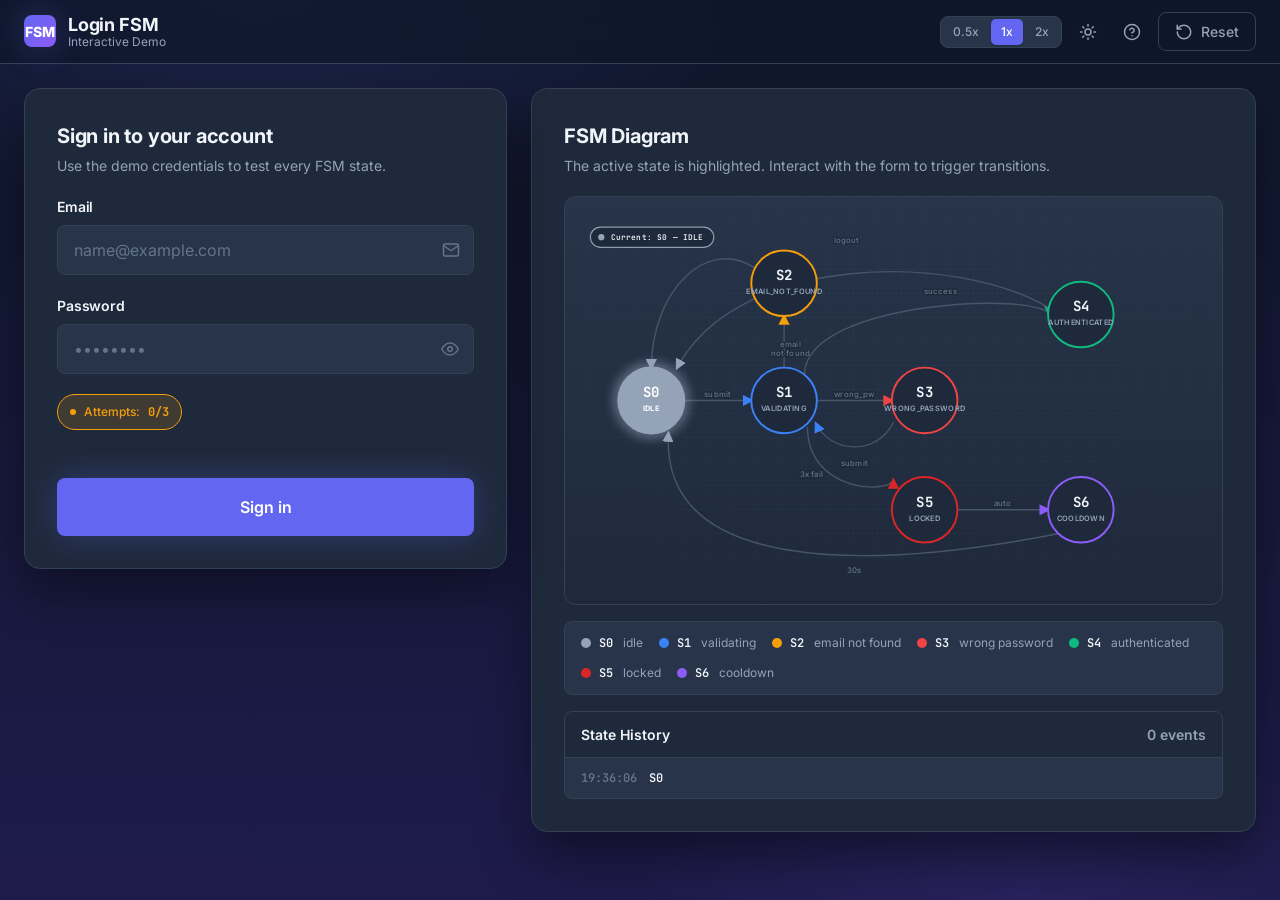
<file: index.html>
<!DOCTYPE html>
<html lang="id">
<head>
  <meta charset="UTF-8" />
  <meta name="viewport" content="width=device-width, initial-scale=1.0" />
  <meta name="description" content="Demo interaktif Finite State Machine (FSM) untuk sistem login" />
  <title>FSM Login System — Interactive Demo</title>

  <!-- Google Fonts: Inter -->
  <link rel="preconnect" href="https://fonts.googleapis.com" />
  <link rel="preconnect" href="https://fonts.gstatic.com" crossorigin />
  <link href="https://fonts.googleapis.com/css2?family=Inter:wght@400;500;600;700;800&family=JetBrains+Mono:wght@500;600;700&display=swap" rel="stylesheet" />

  <!-- Stylesheets -->
  <link rel="stylesheet" href="css/style.css" />
  <link rel="stylesheet" href="css/login.css" />
  <link rel="stylesheet" href="css/diagram.css" />
</head>
<body>
  <!-- ========== HEADER ========== -->
  <header class="app-header">
    <div class="app-brand">
      <div class="app-brand-mark">FSM</div>
      <div class="app-brand-text">
        <span>Login FSM</span>
        <small>Interactive Demo</small>
      </div>
    </div>

    <div class="header-controls">
      <!-- Speed mode toggle -->
      <div class="segmented" role="group" aria-label="Animation speed">
        <button type="button" class="segmented-btn" data-speed="0.5x" title="Slow animation">0.5x</button>
        <button type="button" class="segmented-btn active" data-speed="1x" title="Normal animation">1x</button>
        <button type="button" class="segmented-btn" data-speed="2x" title="Fast animation">2x</button>
      </div>

      <!-- Theme toggle -->
      <button type="button" id="theme-toggle" class="btn btn-icon" title="Dark mode · click for light" aria-label="Toggle theme"></button>

      <!-- Cheat sheet -->
      <button type="button" id="cheat-toggle" class="btn btn-icon" title="View demo credentials" aria-label="Open cheat sheet"></button>

      <!-- Reset demo -->
      <button type="button" id="reset-demo" class="btn btn-ghost" title="Reset all FSM state to IDLE"></button>
    </div>
  </header>

  <!-- ========== MAIN ========== -->
  <main class="app-main">
    <!-- ----- LEFT: Login Form ----- -->
    <section class="panel login-panel" aria-labelledby="login-title">
      <div class="panel-header">
        <div>
          <h1 class="panel-title" id="login-title">Sign in to your account</h1>
          <p class="panel-subtitle">Use the demo credentials to test every FSM state.</p>
        </div>
      </div>

      <form id="login-form" class="login-form" novalidate>
        <!-- Email -->
        <div class="form-group">
          <label for="email">Email</label>
          <div class="input-wrapper">
            <input type="email" id="email" name="email" required autocomplete="email" placeholder="name@example.com" />
            <span class="input-icon" aria-hidden="true">
              <svg width="18" height="18" viewBox="0 0 24 24" fill="none" stroke="currentColor" stroke-width="2" stroke-linecap="round" stroke-linejoin="round"><path d="M4 4h16c1.1 0 2 .9 2 2v12c0 1.1-.9 2-2 2H4c-1.1 0-2-.9-2-2V6c0-1.1.9-2 2-2z"/><polyline points="22,6 12,13 2,6"/></svg>
            </span>
          </div>
        </div>

        <!-- Password -->
        <div class="form-group">
          <label for="password">Password</label>
          <div class="input-wrapper">
            <input type="password" id="password" name="password" required autocomplete="current-password" placeholder="••••••••" />
            <button type="button" id="password-toggle" class="input-action" aria-label="Toggle password visibility" title="Tampilkan password"></button>
          </div>
        </div>

        <!-- Attempt counter badge -->
        <div id="form-attempt-badge" class="attempt-badge" hidden>
          <span class="attempt-dot"></span>
          Attempts: <strong id="attempt-text">0/3</strong>
        </div>

        <!-- Form message (error/success) -->
        <div id="form-message" class="form-message" role="status" aria-live="polite"></div>

        <!-- Countdown timer (S6) -->
        <div id="form-countdown" class="form-countdown" hidden>
          <div class="countdown-circle">
            <span id="countdown-text">30</span>
          </div>
          <div class="countdown-text-block">
            <strong>Account temporarily locked</strong>
            <span>Try again in <span id="countdown-seconds">30</span> seconds</span>
          </div>
        </div>

        <!-- Submit button -->
        <button type="submit" id="submit-btn" class="btn btn-primary btn-submit">Sign in</button>
      </form>
    </section>

    <!-- ----- RIGHT: Diagram + History + Cheat ----- -->
    <section class="panel diagram-panel" aria-labelledby="diagram-title">
      <div class="panel-header">
        <div>
          <h2 class="panel-title" id="diagram-title">FSM Diagram</h2>
          <p class="panel-subtitle">The active state is highlighted. Interact with the form to trigger transitions.</p>
        </div>
      </div>

      <div class="fsm-diagram-wrapper">
        <div class="fsm-svg-container">
          <svg id="fsm-svg" class="fsm-svg" role="img" aria-label="Finite State Machine Diagram"></svg>
        </div>

        <!-- Legend -->
        <div class="fsm-legend" id="fsm-legend">
          <!-- Populated by main.js -->
        </div>

        <!-- State history -->
        <div class="state-history-panel">
          <div class="state-history-header">
            <span>State History</span>
            <span class="text-muted" id="history-count">0 events</span>
          </div>
          <div id="state-history-list" class="state-history-list">
            <div class="state-history-empty">No transitions yet.</div>
          </div>
        </div>
      </div>
    </section>
  </main>

  <!-- Cheat sheet panel (positioned fixed, hidden by default) -->
  <div id="cheat-panel" class="cheat-panel" role="dialog" aria-label="Demo accounts cheat sheet"></div>

  <!-- ========== Scripts ========== -->
  <script src="js/users.js"></script>
  <script src="js/fsm.js"></script>
  <script src="js/auth.js"></script>
  <script src="js/diagram.js"></script>
  <script src="js/features.js"></script>
  <script src="js/main.js"></script>
</body>
</html>
</file>
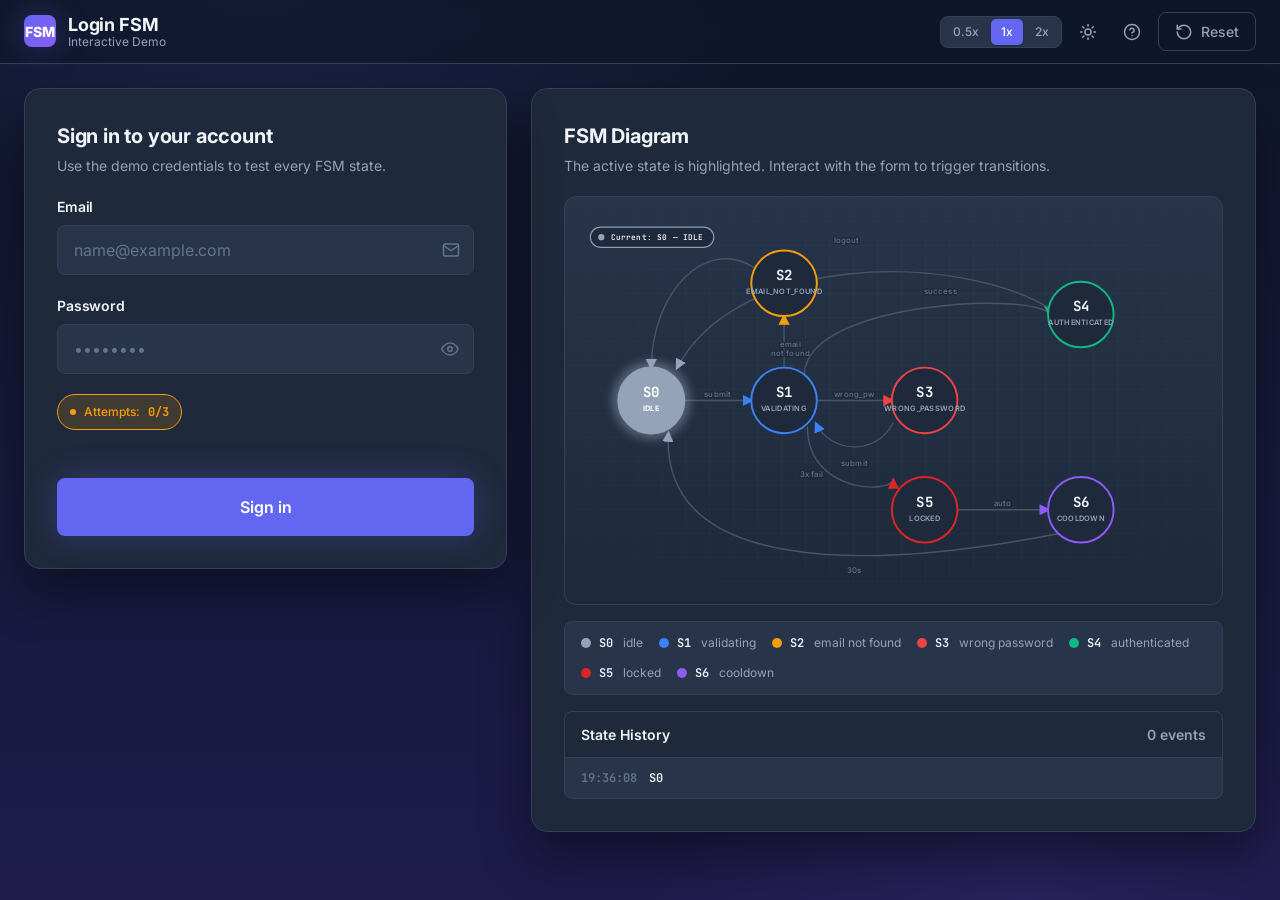
<file: home.html>
<!DOCTYPE html>
<html lang="id">
<head>
  <meta charset="UTF-8" />
  <meta name="viewport" content="width=device-width, initial-scale=1.0" />
  <meta name="description" content="Halaman setelah login — FSM Login System Demo" />
  <title>Home — FSM Login System</title>

  <!-- Google Fonts: Inter -->
  <link rel="preconnect" href="https://fonts.googleapis.com" />
  <link rel="preconnect" href="https://fonts.gstatic.com" crossorigin />
  <link href="https://fonts.googleapis.com/css2?family=Inter:wght@400;500;600;700;800&family=JetBrains+Mono:wght@500;600;700&display=swap" rel="stylesheet" />

  <!-- Stylesheets -->
  <link rel="stylesheet" href="css/style.css" />
  <link rel="stylesheet" href="css/home.css" />
</head>
<body class="home-body">
  <!-- ========== HEADER ========== -->
  <header class="app-header">
    <div class="app-brand">
      <div class="app-brand-mark">FSM</div>
      <div class="app-brand-text">
        <span>Login FSM</span>
        <small>Interactive Demo</small>
      </div>
    </div>

    <div class="header-controls">
      <div class="home-state-pill">
        <span class="home-state-dot"></span>
        <span class="home-state-text">S4 · AUTHENTICATED</span>
      </div>
      <button type="button" id="theme-toggle" class="btn btn-icon" title="Toggle theme" aria-label="Toggle theme"></button>
    </div>
  </header>

  <!-- ========== MAIN ========== -->
  <main class="home-main">
    <div class="home-content fade-in">
      <p class="home-eyebrow">Login Successful</p>
      <h1 class="home-greeting">Welcome, <span id="user-name">User</span>!</h1>
      <p class="home-subgreeting">You have successfully passed every FSM state and reached <code>S4: AUTHENTICATED</code>.</p>

      <!-- Profile card -->
      <div class="profile-card">
        <div class="profile-avatar" id="profile-avatar">?</div>
        <div class="profile-info">
          <h2 id="profile-name">—</h2>
          <div class="profile-meta">
            <div class="profile-meta-item">
              <span class="profile-meta-label">Email</span>
              <span class="profile-meta-value" id="profile-email">—</span>
            </div>
            <div class="profile-meta-item">
              <span class="profile-meta-label">Role</span>
              <span class="profile-meta-value" id="profile-role">—</span>
            </div>
            <div class="profile-meta-item">
              <span class="profile-meta-label">Last Login</span>
              <span class="profile-meta-value" id="profile-last-login">—</span>
            </div>
            <div class="profile-meta-item">
              <span class="profile-meta-label">User ID</span>
              <span class="profile-meta-value text-mono" id="profile-id">—</span>
            </div>
          </div>
        </div>
      </div>

      <button type="button" id="logout-btn" class="btn btn-primary btn-logout">
        <svg width="18" height="18" viewBox="0 0 24 24" fill="none" stroke="currentColor" stroke-width="2" stroke-linecap="round" stroke-linejoin="round"><path d="M9 21H5a2 2 0 0 1-2-2V5a2 2 0 0 1 2-2h4"/><polyline points="16 17 21 12 16 7"/><line x1="21" y1="12" x2="9" y2="12"/></svg>
        <span>Logout</span>
      </button>

      <p class="home-footnote">Logging out will transition the state to <code>S0: IDLE</code> and return you to the login page.</p>
    </div>
  </main>

  <!-- ========== Scripts ========== -->
  <script src="js/users.js"></script>
  <script src="js/features.js"></script>
  <script>
    // ----- Theme icon injection -----
    (function () {
      const sun = '<svg width="18" height="18" viewBox="0 0 24 24" fill="none" stroke="currentColor" stroke-width="2" stroke-linecap="round" stroke-linejoin="round"><circle cx="12" cy="12" r="4"/><path d="M12 2v2M12 20v2M4.93 4.93l1.41 1.41M17.66 17.66l1.41 1.41M2 12h2M20 12h2M4.93 19.07l1.41-1.41M17.66 6.34l1.41-1.41"/></svg>';
      const moon = '<svg width="18" height="18" viewBox="0 0 24 24" fill="none" stroke="currentColor" stroke-width="2" stroke-linecap="round" stroke-linejoin="round"><path d="M21 12.79A9 9 0 1 1 11.21 3 7 7 0 0 0 21 12.79z"/></svg>';
      const saved = localStorage.getItem('fsm-theme') || 'dark';
      document.documentElement.classList.toggle('light-mode', saved === 'light');
      const btn = document.getElementById('theme-toggle');
      if (btn) {
        btn.innerHTML = saved === 'light' ? moon : sun;
        btn.addEventListener('click', () => {
          const isLight = document.documentElement.classList.toggle('light-mode');
          localStorage.setItem('fsm-theme', isLight ? 'light' : 'dark');
          btn.innerHTML = isLight ? moon : sun;
        });
      }
    })();

    // ----- Populate profile from sessionStorage -----
    (function () {
      const raw = sessionStorage.getItem('fsm-auth-user');
      if (!raw) {
        // No auth data — redirect to login
        window.location.replace('index.html');
        return;
      }
      let user;
      try { user = JSON.parse(raw); } catch (_) { user = null; }
      if (!user) {
        window.location.replace('index.html');
        return;
      }

      document.getElementById('user-name').textContent = user.name;
      document.getElementById('profile-name').textContent = user.name;
      document.getElementById('profile-email').textContent = user.email;
      document.getElementById('profile-role').textContent = user.role;
      document.getElementById('profile-last-login').textContent = user.lastLogin;
      document.getElementById('profile-id').textContent = '#' + String(user.id).padStart(4, '0');

      const avatar = document.getElementById('profile-avatar');
      avatar.textContent = user.avatar;
      const palette = ['#6366F1', '#10B981', '#F59E0B', '#EF4444', '#8B5CF6', '#3B82F6'];
      avatar.style.background = `linear-gradient(135deg, ${palette[(user.id - 1) % palette.length]}, ${palette[user.id % palette.length]})`;
    })();

    // ----- Logout -----
    document.getElementById('logout-btn').addEventListener('click', () => {
      sessionStorage.removeItem('fsm-auth-user');
      // Clear and redirect back to login (FSM resets to S0 on reload)
      window.location.href = 'index.html';
    });
  </script>
</body>
</html>
</file>
<file: css/style.css>
/* =========================================================
   style.css — Global styles, design tokens, layout, theme
   FSM Login System Demo
   ========================================================= */

/* ---------- Reset ---------- */
*,
*::before,
*::after {
  box-sizing: border-box;
  margin: 0;
  padding: 0;
}

html {
  font-size: 16px;
  -webkit-text-size-adjust: 100%;
}

body {
  min-height: 100vh;
  font-family: var(--font-sans);
  background: var(--color-bg);
  color: var(--color-text);
  line-height: 1.5;
  -webkit-font-smoothing: antialiased;
  -moz-osx-font-smoothing: grayscale;
  transition: background-color var(--transition-base), color var(--transition-base);
}

img, svg, video {
  display: block;
  max-width: 100%;
}

button {
  font: inherit;
  color: inherit;
  background: none;
  border: none;
  cursor: pointer;
}

input,
button,
select,
textarea {
  font: inherit;
}

a {
  color: var(--color-primary);
  text-decoration: none;
  transition: color var(--transition-fast);
}

a:hover {
  color: var(--color-primary-hover);
}

ul, ol {
  list-style: none;
}

/* ---------- Design Tokens: Dark (default) ---------- */
:root {
  /* Brand */
  --color-primary: #6366F1;
  --color-primary-hover: #818CF8;
  --color-primary-dim: rgba(99, 102, 241, 0.15);

  /* Surfaces */
  --color-bg: #0F172A;
  --color-bg-grad-1: #0F172A;
  --color-bg-grad-2: #1E1B4B;
  --color-surface: #1E293B;
  --color-surface-2: #273449;
  --color-border: #334155;
  --color-border-strong: #475569;

  /* Text */
  --color-text: #F1F5F9;
  --color-text-secondary: #94A3B8;
  --color-text-muted: #64748B;

  /* Feedback */
  --color-success: #10B981;
  --color-success-dim: rgba(16, 185, 129, 0.15);
  --color-error: #EF4444;
  --color-error-dim: rgba(239, 68, 68, 0.15);
  --color-warning: #F59E0B;
  --color-warning-dim: rgba(245, 158, 11, 0.15);
  --color-info: #3B82F6;
  --color-info-dim: rgba(59, 130, 246, 0.15);

  /* FSM State colors */
  --state-idle: #94A3B8;
  --state-validating: #3B82F6;
  --state-email-not-found: #F59E0B;
  --state-wrong-password: #EF4444;
  --state-authenticated: #10B981;
  --state-locked: #DC2626;
  --state-cooldown: #8B5CF6;

  /* Spacing scale */
  --space-1: 0.25rem;
  --space-2: 0.5rem;
  --space-3: 0.75rem;
  --space-4: 1rem;
  --space-5: 1.25rem;
  --space-6: 1.5rem;
  --space-7: 2rem;
  --space-8: 2.5rem;
  --space-9: 3rem;

  /* Radii */
  --radius-xs: 4px;
  --radius-sm: 6px;
  --radius-md: 8px;
  --radius-lg: 12px;
  --radius-xl: 16px;
  --radius-2xl: 20px;
  --radius-full: 9999px;

  /* Shadows */
  --shadow-xs: 0 1px 2px rgba(0, 0, 0, 0.2);
  --shadow-sm: 0 2px 4px rgba(0, 0, 0, 0.25);
  --shadow-md: 0 6px 16px rgba(0, 0, 0, 0.3);
  --shadow-lg: 0 25px 50px rgba(0, 0, 0, 0.4);
  --shadow-glow: 0 0 32px rgba(99, 102, 241, 0.3);

  /* Typography */
  --font-sans: 'Inter', -apple-system, BlinkMacSystemFont, 'Segoe UI', Roboto, sans-serif;
  --font-mono: 'JetBrains Mono', 'Fira Code', Consolas, monospace;
  --font-size-xs: 0.75rem;
  --font-size-sm: 0.875rem;
  --font-size-base: 1rem;
  --font-size-lg: 1.125rem;
  --font-size-xl: 1.25rem;
  --font-size-2xl: 1.5rem;
  --font-size-3xl: 1.875rem;
  --font-size-4xl: 2.25rem;

  /* Animation */
  --anim-duration: 200ms;
  --anim-ease: cubic-bezier(0.4, 0, 0.2, 1);
  --transition-fast: 150ms var(--anim-ease);
  --transition-base: 200ms var(--anim-ease);
  --transition-slow: 300ms var(--anim-ease);

  /* Layout */
  --max-width: 1400px;
  --header-height: 64px;
}

/* ---------- Light Theme Override ---------- */
.light-mode {
  --color-bg: #F8FAFC;
  --color-bg-grad-1: #F8FAFC;
  --color-bg-grad-2: #EEF2FF;
  --color-surface: #FFFFFF;
  --color-surface-2: #F1F5F9;
  --color-border: #E2E8F0;
  --color-border-strong: #CBD5E1;

  --color-text: #0F172A;
  --color-text-secondary: #475569;
  --color-text-muted: #64748B;

  --color-primary-dim: rgba(99, 102, 241, 0.1);
  --color-success-dim: rgba(16, 185, 129, 0.1);
  --color-error-dim: rgba(239, 68, 68, 0.1);
  --color-warning-dim: rgba(245, 158, 11, 0.1);
  --color-info-dim: rgba(59, 130, 246, 0.1);

  --shadow-xs: 0 1px 2px rgba(0, 0, 0, 0.05);
  --shadow-sm: 0 2px 4px rgba(0, 0, 0, 0.08);
  --shadow-md: 0 6px 16px rgba(0, 0, 0, 0.08);
  --shadow-lg: 0 25px 50px rgba(0, 0, 0, 0.1);
  --shadow-glow: 0 0 32px rgba(99, 102, 241, 0.2);
}

/* ---------- Speed Mode Overrides ---------- */
.speed-fast {
  --anim-duration: 100ms;
  --transition-fast: 80ms var(--anim-ease);
  --transition-base: 100ms var(--anim-ease);
  --transition-slow: 150ms var(--anim-ease);
}

.speed-slow {
  --anim-duration: 400ms;
  --transition-fast: 300ms var(--anim-ease);
  --transition-base: 400ms var(--anim-ease);
  --transition-slow: 600ms var(--anim-ease);
}

/* ---------- Background gradient ---------- */
body::before {
  content: '';
  position: fixed;
  inset: 0;
  background:
    radial-gradient(ellipse 80% 50% at 20% 0%, rgba(99, 102, 241, 0.15), transparent 50%),
    radial-gradient(ellipse 60% 40% at 80% 100%, rgba(139, 92, 246, 0.1), transparent 50%),
    linear-gradient(180deg, var(--color-bg-grad-1), var(--color-bg-grad-2));
  z-index: -1;
  pointer-events: none;
  transition: background var(--transition-slow);
}

.light-mode body::before {
  background:
    radial-gradient(ellipse 80% 50% at 20% 0%, rgba(99, 102, 241, 0.08), transparent 50%),
    radial-gradient(ellipse 60% 40% at 80% 100%, rgba(139, 92, 246, 0.06), transparent 50%),
    linear-gradient(180deg, var(--color-bg-grad-1), var(--color-bg-grad-2));
}

/* ---------- Header ---------- */
.app-header {
  position: sticky;
  top: 0;
  z-index: 50;
  height: var(--header-height);
  display: flex;
  align-items: center;
  justify-content: space-between;
  padding: 0 var(--space-6);
  background: rgba(15, 23, 42, 0.7);
  backdrop-filter: blur(12px);
  -webkit-backdrop-filter: blur(12px);
  border-bottom: 1px solid var(--color-border);
  transition: background var(--transition-base), border-color var(--transition-base);
}

.light-mode .app-header {
  background: rgba(255, 255, 255, 0.7);
}

.app-brand {
  display: flex;
  align-items: center;
  gap: var(--space-3);
  font-weight: 700;
  font-size: var(--font-size-lg);
  letter-spacing: -0.01em;
}

.app-brand-mark {
  width: 32px;
  height: 32px;
  border-radius: var(--radius-md);
  background: linear-gradient(135deg, var(--color-primary), #8B5CF6);
  display: grid;
  place-items: center;
  color: white;
  font-weight: 800;
  font-size: var(--font-size-sm);
  box-shadow: var(--shadow-glow);
}

.app-brand-text {
  display: flex;
  flex-direction: column;
  line-height: 1.1;
}

.app-brand-text small {
  font-size: var(--font-size-xs);
  color: var(--color-text-secondary);
  font-weight: 400;
  letter-spacing: 0;
}

.header-controls {
  display: flex;
  align-items: center;
  gap: var(--space-2);
}

/* ---------- Buttons (generic) ---------- */
.btn {
  display: inline-flex;
  align-items: center;
  justify-content: center;
  gap: var(--space-2);
  padding: var(--space-2) var(--space-4);
  border-radius: var(--radius-md);
  font-size: var(--font-size-sm);
  font-weight: 500;
  border: 1px solid transparent;
  transition: all var(--transition-fast);
  white-space: nowrap;
  user-select: none;
}

.btn:focus-visible {
  outline: 2px solid var(--color-primary);
  outline-offset: 2px;
}

.btn-primary {
  background: var(--color-primary);
  color: white;
  box-shadow: var(--shadow-glow);
}

.btn-primary:hover {
  background: var(--color-primary-hover);
  transform: translateY(-1px);
}

.btn-primary:active {
  transform: translateY(0);
}

.btn-primary:disabled {
  opacity: 0.6;
  cursor: not-allowed;
  transform: none;
}

.btn-ghost {
  background: transparent;
  color: var(--color-text-secondary);
  border-color: var(--color-border);
}

.btn-ghost:hover {
  background: var(--color-surface-2);
  color: var(--color-text);
  border-color: var(--color-border-strong);
}

.btn-icon {
  width: 36px;
  height: 36px;
  padding: 0;
  border-radius: var(--radius-md);
  color: var(--color-text-secondary);
}

.btn-icon:hover {
  background: var(--color-surface-2);
  color: var(--color-text);
}

.btn-icon svg {
  width: 18px;
  height: 18px;
}

/* ---------- Segmented control (speed mode) ---------- */
.segmented {
  display: inline-flex;
  padding: 2px;
  background: var(--color-surface-2);
  border: 1px solid var(--color-border);
  border-radius: var(--radius-md);
  gap: 2px;
}

.segmented-btn {
  padding: 4px 10px;
  border-radius: 5px;
  font-size: var(--font-size-xs);
  font-weight: 500;
  color: var(--color-text-secondary);
  transition: all var(--transition-fast);
}

.segmented-btn:hover {
  color: var(--color-text);
}

.segmented-btn.active {
  background: var(--color-primary);
  color: white;
  box-shadow: var(--shadow-xs);
}

/* ---------- Layout ---------- */
.app-main {
  display: grid;
  grid-template-columns: 1fr;
  gap: var(--space-6);
  padding: var(--space-6);
  max-width: var(--max-width);
  margin: 0 auto;
  min-height: calc(100vh - var(--header-height));
}

@media (min-width: 768px) {
  .app-main {
    grid-template-columns: 40fr 60fr;
    align-items: start;
  }
}

.panel {
  background: var(--color-surface);
  border: 1px solid var(--color-border);
  border-radius: var(--radius-xl);
  padding: var(--space-7);
  box-shadow: var(--shadow-lg);
  transition: background-color var(--transition-base), border-color var(--transition-base);
}

.panel-header {
  display: flex;
  align-items: center;
  justify-content: space-between;
  margin-bottom: var(--space-5);
}

.panel-title {
  font-size: var(--font-size-xl);
  font-weight: 700;
  letter-spacing: -0.01em;
}

.panel-subtitle {
  font-size: var(--font-size-sm);
  color: var(--color-text-secondary);
  margin-top: var(--space-1);
}

/* ---------- Utility ---------- */
.sr-only {
  position: absolute;
  width: 1px;
  height: 1px;
  padding: 0;
  margin: -1px;
  overflow: hidden;
  clip: rect(0, 0, 0, 0);
  white-space: nowrap;
  border: 0;
}

.text-muted {
  color: var(--color-text-secondary);
}

.text-mono {
  font-family: var(--font-mono);
}

.fade-in {
  animation: fadeIn var(--anim-duration) var(--anim-ease);
}

@keyframes fadeIn {
  from { opacity: 0; transform: translateY(8px); }
  to { opacity: 1; transform: translateY(0); }
}

@keyframes slideUp {
  from { opacity: 0; transform: translateY(16px); }
  to { opacity: 1; transform: translateY(0); }
}

@keyframes pulse {
  0%, 100% { opacity: 1; }
  50% { opacity: 0.5; }
}

@keyframes spin {
  to { transform: rotate(360deg); }
}

.spinner {
  width: 16px;
  height: 16px;
  border: 2px solid rgba(255, 255, 255, 0.3);
  border-top-color: white;
  border-radius: 50%;
  animation: spin 0.8s linear infinite;
}
</file>
<file: css/login.css>
/* =========================================================
   login.css — Login form, error messages, attempt badge,
                countdown, cheat sheet panel
   FSM Login System Demo
   ========================================================= */

/* ---------- Login panel ---------- */
.login-panel {
  position: relative;
}

.login-form {
  display: flex;
  flex-direction: column;
  gap: var(--space-5);
}

/* ---------- Form group ---------- */
.form-group {
  display: flex;
  flex-direction: column;
  gap: var(--space-2);
}

.form-group label {
  font-size: var(--font-size-sm);
  font-weight: 600;
  color: var(--color-text);
  letter-spacing: -0.01em;
}

/* ---------- Input wrapper (icon / action slot) ---------- */
.input-wrapper {
  position: relative;
  display: flex;
  align-items: center;
}

.input-wrapper input {
  width: 100%;
  padding: var(--space-3) var(--space-4);
  padding-right: 44px; /* ruang untuk icon di kanan */
  background: var(--color-surface-2);
  border: 1.5px solid var(--color-border);
  border-radius: var(--radius-md);
  color: var(--color-text);
  font-size: var(--font-size-base);
  transition: all var(--transition-fast);
}

.input-wrapper input::placeholder {
  color: var(--color-text-muted);
}

.input-wrapper input:hover {
  border-color: var(--color-border-strong);
}

.input-wrapper input:focus {
  outline: none;
  border-color: var(--color-primary);
  background: var(--color-surface);
  box-shadow: 0 0 0 4px var(--color-primary-dim);
}

.input-wrapper input:disabled {
  opacity: 0.6;
  cursor: not-allowed;
}

.input-icon {
  position: absolute;
  right: 14px;
  display: grid;
  place-items: center;
  color: var(--color-text-muted);
  pointer-events: none;
}

.input-icon svg {
  width: 18px;
  height: 18px;
}

.input-action {
  position: absolute;
  right: 8px;
  width: 32px;
  height: 32px;
  display: grid;
  place-items: center;
  border-radius: var(--radius-sm);
  color: var(--color-text-muted);
  transition: all var(--transition-fast);
}

.input-action:hover {
  color: var(--color-text);
  background: var(--color-border);
}

.input-action svg {
  width: 18px;
  height: 18px;
}

/* ---------- Submit button ---------- */
.btn-submit {
  width: 100%;
  padding: var(--space-4);
  font-size: var(--font-size-base);
  font-weight: 600;
  margin-top: var(--space-2);
  position: relative;
}

/* ---------- Attempt counter badge ---------- */
.attempt-badge {
  display: inline-flex;
  align-items: center;
  gap: var(--space-2);
  padding: var(--space-2) var(--space-3);
  background: var(--color-warning-dim);
  color: var(--color-warning);
  border: 1px solid var(--color-warning);
  border-radius: var(--radius-full);
  font-size: var(--font-size-xs);
  font-weight: 500;
  align-self: flex-start;
  animation: fadeIn 200ms var(--anim-ease);
}

.attempt-dot {
  width: 6px;
  height: 6px;
  border-radius: 50%;
  background: var(--color-warning);
  animation: pulse 1.4s var(--anim-ease) infinite;
}

.attempt-badge strong {
  font-family: var(--font-mono);
  font-weight: 700;
}

/* ---------- Form message (error / success) ---------- */
.form-message {
  padding: 0;
  border-radius: var(--radius-md);
  font-size: var(--font-size-sm);
  line-height: 1.5;
  overflow: hidden;
  max-height: 0;
  opacity: 0;
  transition: max-height var(--transition-slow), opacity var(--transition-slow), padding var(--transition-slow);
}

.form-message.visible {
  max-height: 200px;
  opacity: 1;
  padding: var(--space-3) var(--space-4);
}

.form-message.error {
  background: var(--color-error-dim);
  color: var(--color-error);
  border: 1px solid var(--color-error);
}

.form-message.success {
  background: var(--color-success-dim);
  color: var(--color-success);
  border: 1px solid var(--color-success);
}

.form-message.info {
  background: var(--color-info-dim);
  color: var(--color-info);
  border: 1px solid var(--color-info);
}

.form-message.warning {
  background: var(--color-warning-dim);
  color: var(--color-warning);
  border: 1px solid var(--color-warning);
}

.form-message strong {
  font-weight: 700;
}

/* ---------- Countdown timer (S6) ---------- */
.form-countdown {
  display: none;
  align-items: center;
  gap: var(--space-4);
  padding: var(--space-4) var(--space-5);
  background: var(--color-surface-2);
  border: 1.5px solid var(--state-cooldown);
  border-radius: var(--radius-md);
  animation: fadeIn 250ms var(--anim-ease);
}

.form-countdown.visible {
  display: flex;
}

.countdown-circle {
  flex-shrink: 0;
  width: 56px;
  height: 56px;
  border-radius: 50%;
  background: conic-gradient(var(--state-cooldown) calc(var(--countdown-pct, 0) * 1%), var(--color-surface) 0);
  display: grid;
  place-items: center;
  position: relative;
  box-shadow: 0 0 16px rgba(139, 92, 246, 0.3);
}

.countdown-circle::before {
  content: '';
  position: absolute;
  inset: 5px;
  border-radius: 50%;
  background: var(--color-surface);
}

.countdown-circle span {
  position: relative;
  font-family: var(--font-mono);
  font-size: var(--font-size-xl);
  font-weight: 700;
  color: var(--state-cooldown);
  z-index: 1;
  transition: transform var(--transition-base);
}

.countdown-circle.tick span {
  animation: tickFlip 400ms var(--anim-ease);
}

@keyframes tickFlip {
  0% { transform: scale(1); }
  50% { transform: scale(1.15); }
  100% { transform: scale(1); }
}

.countdown-text-block {
  display: flex;
  flex-direction: column;
  gap: 2px;
  font-size: var(--font-size-sm);
  line-height: 1.4;
}

.countdown-text-block strong {
  color: var(--color-text);
  font-weight: 600;
}

.countdown-text-block span {
  color: var(--color-text-secondary);
}

/* ---------- Cheat sheet panel ---------- */
.cheat-panel {
  position: fixed;
  top: calc(var(--header-height) + var(--space-2));
  right: var(--space-6);
  width: 360px;
  max-width: calc(100vw - 2 * var(--space-6));
  background: var(--color-surface);
  border: 1px solid var(--color-border);
  border-radius: var(--radius-lg);
  box-shadow: var(--shadow-lg);
  z-index: 100;
  opacity: 0;
  transform: translateY(-8px) scale(0.98);
  pointer-events: none;
  transition: opacity var(--transition-base), transform var(--transition-base);
}

.cheat-panel.open {
  opacity: 1;
  transform: translateY(0) scale(1);
  pointer-events: auto;
}

.cheat-header {
  display: flex;
  align-items: baseline;
  justify-content: space-between;
  gap: var(--space-3);
  padding: var(--space-4) var(--space-5);
  border-bottom: 1px solid var(--color-border);
}

.cheat-header strong {
  font-size: var(--font-size-base);
  font-weight: 700;
}

.cheat-header span {
  font-size: var(--font-size-xs);
  color: var(--color-text-secondary);
}

.cheat-list {
  padding: var(--space-3);
  display: flex;
  flex-direction: column;
  gap: var(--space-2);
  max-height: 60vh;
  overflow-y: auto;
}

.cheat-account {
  display: flex;
  align-items: center;
  gap: var(--space-3);
  padding: var(--space-3);
  background: var(--color-surface-2);
  border: 1px solid var(--color-border);
  border-radius: var(--radius-md);
  transition: all var(--transition-fast);
}

.cheat-account:hover {
  border-color: var(--color-border-strong);
  background: var(--color-surface);
}

.cheat-avatar {
  width: 40px;
  height: 40px;
  border-radius: var(--radius-md);
  display: grid;
  place-items: center;
  color: white;
  font-weight: 700;
  font-size: var(--font-size-sm);
  flex-shrink: 0;
}

.cheat-info {
  flex: 1;
  min-width: 0;
  display: flex;
  flex-direction: column;
  gap: 2px;
}

.cheat-name {
  font-size: var(--font-size-sm);
  font-weight: 600;
  display: flex;
  align-items: baseline;
  gap: var(--space-2);
}

.cheat-role {
  font-size: var(--font-size-xs);
  font-weight: 400;
  color: var(--color-text-secondary);
}

.cheat-creds {
  font-size: var(--font-size-xs);
  color: var(--color-text-secondary);
  display: flex;
  align-items: center;
  gap: var(--space-1);
  flex-wrap: wrap;
}

.cheat-creds code {
  font-family: var(--font-mono);
  font-size: 11px;
  padding: 1px 6px;
  background: var(--color-surface);
  border: 1px solid var(--color-border);
  border-radius: var(--radius-xs);
  color: var(--color-text);
}

.cheat-sep {
  color: var(--color-text-muted);
  font-weight: 700;
}

.cheat-fill {
  padding: 6px 12px;
  font-size: var(--font-size-xs);
  font-weight: 600;
  color: var(--color-primary);
  background: var(--color-primary-dim);
  border: 1px solid transparent;
  border-radius: var(--radius-sm);
  flex-shrink: 0;
  transition: all var(--transition-fast);
}

.cheat-fill:hover {
  border-color: var(--color-primary);
  background: var(--color-primary);
  color: white;
}

.cheat-fill.filled {
  background: var(--color-success);
  color: white;
  border-color: var(--color-success);
}

/* ---------- Responsive ---------- */
@media (max-width: 768px) {
  .login-panel {
    order: 1;
  }
  .diagram-panel {
    order: 2;
  }
  .header-controls {
    gap: var(--space-1);
  }
  .header-controls .btn-ghost span,
  .header-controls .btn-ghost {
    font-size: 0;
  }
  .header-controls .btn-ghost::before {
    content: '';
  }
  .app-header {
    padding: 0 var(--space-4);
    gap: var(--space-3);
  }
  .app-brand-text small {
    display: none;
  }
  .panel {
    padding: var(--space-5);
  }
  .cheat-panel {
    right: var(--space-3);
    width: calc(100vw - 2 * var(--space-3));
  }
  .form-countdown {
    padding: var(--space-3) var(--space-4);
  }
  .countdown-circle {
    width: 48px;
    height: 48px;
  }
}

@media (max-width: 480px) {
  .segmented {
    display: none; /* Speed control disembunyikan di layar sangat kecil */
  }
  .app-header {
    height: 56px;
  }
  :root {
    --header-height: 56px;
  }
}
</file>
<file: css/diagram.css>
/* =========================================================
   diagram.css — FSM diagram SVG styles
   FSM Login System Demo
   ========================================================= */

.fsm-diagram-wrapper {
  display: flex;
  flex-direction: column;
  gap: var(--space-4);
}

.fsm-svg-container {
  background: linear-gradient(180deg, var(--color-surface-2), var(--color-surface));
  border: 1px solid var(--color-border);
  border-radius: var(--radius-lg);
  padding: var(--space-4);
  position: relative;
  overflow: hidden;
}

.fsm-svg-container::before {
  content: '';
  position: absolute;
  inset: 0;
  background-image:
    linear-gradient(rgba(148, 163, 184, 0.04) 1px, transparent 1px),
    linear-gradient(90deg, rgba(148, 163, 184, 0.04) 1px, transparent 1px);
  background-size: 24px 24px;
  pointer-events: none;
  mask-image: radial-gradient(ellipse 80% 80% at 50% 50%, black 40%, transparent 100%);
  -webkit-mask-image: radial-gradient(ellipse 80% 80% at 50% 50%, black 40%, transparent 100%);
}

.fsm-svg {
  width: 100%;
  height: auto;
  display: block;
  position: relative;
  z-index: 1;
}

/* ---------- State node ---------- */
.state-node {
  cursor: default;
  transition: transform var(--transition-base);
}

.state-glow {
  transition: opacity var(--transition-base);
  filter: blur(6px);
}

.state-circle {
  transition: fill var(--transition-base), stroke-width var(--transition-base);
}

.state-id {
  fill: var(--color-text);
  font-family: var(--font-mono);
  font-size: 18px;
  font-weight: 700;
  letter-spacing: 0.02em;
  transition: fill var(--transition-base);
}

.state-name {
  fill: var(--color-text-secondary);
  font-family: var(--font-sans);
  font-size: 9.5px;
  font-weight: 600;
  letter-spacing: 0.04em;
  text-transform: uppercase;
  transition: fill var(--transition-base);
}

.state-node.active .state-circle {
  fill: currentColor;
  stroke-width: 3;
  animation: nodePulse 1.6s var(--anim-ease) infinite;
}

.state-node.active .state-glow {
  opacity: 0.45 !important;
  animation: glowPulse 1.6s var(--anim-ease) infinite;
}

.state-node.active .state-id,
.state-node.active .state-name {
  fill: white;
  font-weight: 700;
}

.state-node.active {
  color: var(--color-primary);
}

/* Apply per-state color to active node via state class */
.state-S0.active { color: var(--state-idle); }
.state-S1.active { color: var(--state-validating); }
.state-S2.active { color: var(--state-email-not-found); }
.state-S3.active { color: var(--state-wrong-password); }
.state-S4.active { color: var(--state-authenticated); }
.state-S5.active { color: var(--state-locked); }
.state-S6.active { color: var(--state-cooldown); }

@keyframes nodePulse {
  0%, 100% { transform: scale(1); }
  50% { transform: scale(1.04); }
}

@keyframes glowPulse {
  0%, 100% { opacity: 0.35; }
  50% { opacity: 0.55; }
}

/* ---------- Transition paths ---------- */
.transition {
  transition: stroke var(--transition-base), stroke-width var(--transition-base);
}

.transition.active {
  stroke: var(--color-primary);
  filter: drop-shadow(0 0 6px var(--color-primary));
  animation: pathPulse 1.4s var(--anim-ease) infinite;
}

@keyframes pathPulse {
  0%, 100% { opacity: 1; }
  50% { opacity: 0.7; }
}

/* ---------- Transition labels ---------- */
.transition-label-text {
  fill: var(--color-text-muted);
  font-family: var(--font-sans);
  font-size: 10px;
  font-weight: 500;
  letter-spacing: 0.02em;
  paint-order: stroke;
  stroke: var(--color-surface);
  stroke-width: 3.5;
  stroke-linejoin: round;
  transition: fill var(--transition-base);
}

.transition-label.active .transition-label-text {
  fill: var(--color-primary);
  font-weight: 600;
}

/* ---------- State badge (top-left of SVG) ---------- */
.state-badge-bg {
  fill: var(--color-surface);
  stroke: currentColor;
  stroke-width: 1.5;
  opacity: 0.95;
}

.state-badge-dot {
  transition: fill var(--transition-base);
}

.state-badge-text {
  fill: var(--color-text);
  font-family: var(--font-mono);
  font-size: 10px;
  font-weight: 600;
  letter-spacing: 0.02em;
}

/* ---------- Legend ---------- */
.fsm-legend {
  display: flex;
  flex-wrap: wrap;
  gap: var(--space-3) var(--space-4);
  padding: var(--space-3) var(--space-4);
  background: var(--color-surface-2);
  border: 1px solid var(--color-border);
  border-radius: var(--radius-md);
}

.fsm-legend-item {
  display: flex;
  align-items: center;
  gap: var(--space-2);
  font-size: var(--font-size-xs);
  color: var(--color-text-secondary);
}

.fsm-legend-dot {
  width: 10px;
  height: 10px;
  border-radius: 50%;
  flex-shrink: 0;
}

.fsm-legend-id {
  font-family: var(--font-mono);
  font-weight: 600;
  color: var(--color-text);
  margin-right: 2px;
}

/* ---------- State history panel ---------- */
.state-history-panel {
  background: var(--color-surface-2);
  border: 1px solid var(--color-border);
  border-radius: var(--radius-md);
  overflow: hidden;
}

.state-history-header {
  display: flex;
  align-items: center;
  justify-content: space-between;
  padding: var(--space-3) var(--space-4);
  background: var(--color-surface);
  border-bottom: 1px solid var(--color-border);
  font-size: var(--font-size-sm);
  font-weight: 600;
}

.state-history-list {
  max-height: 120px;
  overflow-y: auto;
  padding: var(--space-2) var(--space-4);
  font-family: var(--font-mono);
  font-size: var(--font-size-xs);
  line-height: 1.7;
  scrollbar-width: thin;
  scrollbar-color: var(--color-border-strong) transparent;
}

.state-history-list::-webkit-scrollbar {
  width: 6px;
}

.state-history-list::-webkit-scrollbar-thumb {
  background: var(--color-border-strong);
  border-radius: 3px;
}

.state-history-entry {
  display: flex;
  gap: var(--space-3);
  color: var(--color-text-secondary);
  padding: 2px 0;
  animation: fadeIn 250ms var(--anim-ease);
}

.state-history-entry:first-child {
  color: var(--color-text);
  font-weight: 600;
}

.state-history-time {
  color: var(--color-text-muted);
  flex-shrink: 0;
}

.state-history-arrow {
  color: var(--color-primary);
  margin: 0 2px;
}

.state-history-empty {
  color: var(--color-text-muted);
  font-style: italic;
}
</file>
<file: css/home.css>
/* =========================================================
   home.css — Halaman post-login (profile card, greeting)
   FSM Login System Demo
   ========================================================= */

.home-body {
  display: flex;
  flex-direction: column;
}

.home-main {
  display: grid;
  place-items: center;
  padding: var(--space-7) var(--space-6);
  flex: 1;
}

.home-content {
  max-width: 560px;
  width: 100%;
  text-align: center;
  display: flex;
  flex-direction: column;
  align-items: center;
  gap: var(--space-5);
  animation: slideUp 300ms var(--anim-ease);
}

.home-eyebrow {
  display: inline-block;
  padding: var(--space-1) var(--space-3);
  background: var(--color-success-dim);
  color: var(--color-success);
  border: 1px solid var(--color-success);
  border-radius: var(--radius-full);
  font-size: var(--font-size-xs);
  font-weight: 600;
  letter-spacing: 0.04em;
  text-transform: uppercase;
}

.home-greeting {
  font-size: clamp(var(--font-size-2xl), 4vw, var(--font-size-4xl));
  font-weight: 800;
  letter-spacing: -0.02em;
  line-height: 1.15;
}

.home-greeting span {
  background: linear-gradient(135deg, var(--color-primary), #8B5CF6);
  -webkit-background-clip: text;
  -webkit-text-fill-color: transparent;
  background-clip: text;
}

.home-subgreeting {
  font-size: var(--font-size-base);
  color: var(--color-text-secondary);
  line-height: 1.6;
  max-width: 480px;
}

.home-subgreeting code {
  font-family: var(--font-mono);
  font-size: 0.9em;
  padding: 2px 6px;
  background: var(--color-surface-2);
  border: 1px solid var(--color-border);
  border-radius: var(--radius-xs);
  color: var(--color-text);
}

/* ---------- Profile card ---------- */
.profile-card {
  width: 100%;
  background: var(--color-surface);
  border: 1px solid var(--color-border);
  border-radius: var(--radius-xl);
  padding: var(--space-7);
  box-shadow: var(--shadow-lg);
  display: flex;
  flex-direction: column;
  align-items: center;
  gap: var(--space-5);
  text-align: left;
  position: relative;
  overflow: hidden;
}

.profile-card::before {
  content: '';
  position: absolute;
  top: 0;
  left: 0;
  right: 0;
  height: 80px;
  background: linear-gradient(180deg, var(--color-primary-dim), transparent);
  pointer-events: none;
}

.profile-avatar {
  width: 96px;
  height: 96px;
  border-radius: 50%;
  display: grid;
  place-items: center;
  color: white;
  font-size: var(--font-size-3xl);
  font-weight: 800;
  letter-spacing: 0.02em;
  box-shadow: var(--shadow-md);
  position: relative;
  z-index: 1;
  background: linear-gradient(135deg, var(--color-primary), #8B5CF6);
  border: 4px solid var(--color-surface);
}

.profile-info {
  width: 100%;
  display: flex;
  flex-direction: column;
  gap: var(--space-4);
  position: relative;
  z-index: 1;
}

.profile-info h2 {
  font-size: var(--font-size-2xl);
  font-weight: 700;
  letter-spacing: -0.01em;
  text-align: center;
  margin-bottom: var(--space-1);
}

.profile-meta {
  display: grid;
  grid-template-columns: 1fr;
  gap: var(--space-3);
}

@media (min-width: 480px) {
  .profile-meta {
    grid-template-columns: 1fr 1fr;
  }
}

.profile-meta-item {
  display: flex;
  flex-direction: column;
  gap: 2px;
  padding: var(--space-3);
  background: var(--color-surface-2);
  border: 1px solid var(--color-border);
  border-radius: var(--radius-md);
}

.profile-meta-label {
  font-size: var(--font-size-xs);
  color: var(--color-text-secondary);
  font-weight: 500;
  text-transform: uppercase;
  letter-spacing: 0.04em;
}

.profile-meta-value {
  font-size: var(--font-size-sm);
  color: var(--color-text);
  font-weight: 600;
  word-break: break-all;
}

/* ---------- Logout button ---------- */
.btn-logout {
  display: inline-flex;
  align-items: center;
  gap: var(--space-2);
  padding: var(--space-3) var(--space-6);
  font-size: var(--font-size-base);
  font-weight: 600;
}

.btn-logout:hover {
  transform: translateY(-1px);
  box-shadow: var(--shadow-glow);
}

.btn-logout:active {
  transform: translateY(0);
}

.btn-logout svg {
  width: 18px;
  height: 18px;
}

/* ---------- Footnote ---------- */
.home-footnote {
  font-size: var(--font-size-xs);
  color: var(--color-text-muted);
  max-width: 400px;
}

.home-footnote code {
  font-family: var(--font-mono);
  padding: 1px 5px;
  background: var(--color-surface-2);
  border-radius: var(--radius-xs);
  color: var(--color-text-secondary);
}

/* ---------- State pill di header ---------- */
.home-state-pill {
  display: inline-flex;
  align-items: center;
  gap: var(--space-2);
  padding: 4px 12px;
  background: var(--color-success-dim);
  color: var(--color-success);
  border: 1px solid var(--color-success);
  border-radius: var(--radius-full);
  font-size: var(--font-size-xs);
  font-weight: 600;
  font-family: var(--font-mono);
  letter-spacing: 0.02em;
}

.home-state-dot {
  width: 6px;
  height: 6px;
  border-radius: 50%;
  background: currentColor;
  animation: pulse 1.4s var(--anim-ease) infinite;
}

@media (max-width: 640px) {
  .home-state-pill {
    display: none;
  }
  .home-main {
    padding: var(--space-5) var(--space-4);
  }
  .profile-card {
    padding: var(--space-5);
  }
  .profile-avatar {
    width: 80px;
    height: 80px;
    font-size: var(--font-size-2xl);
  }
}
</file>
